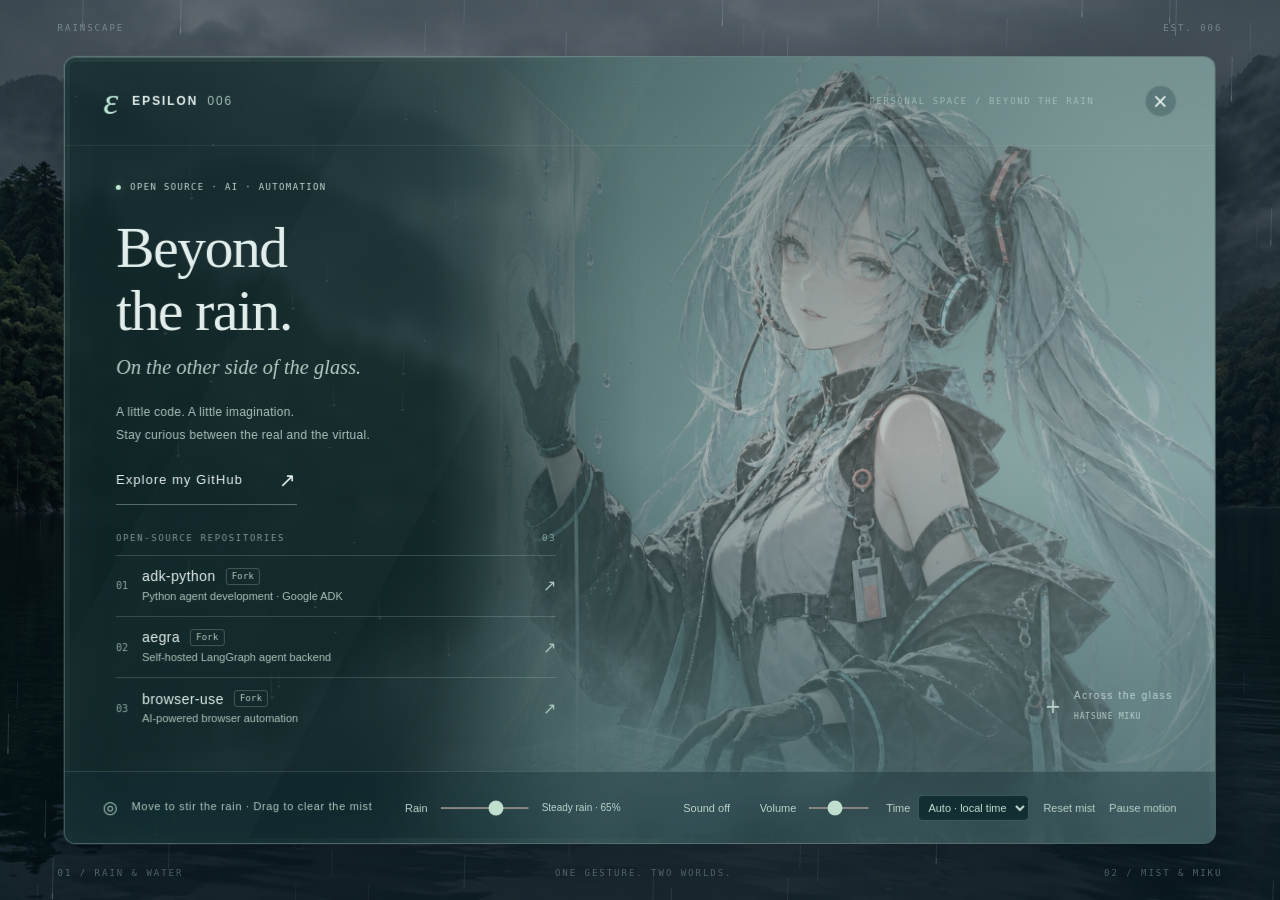
<file: index.html>
<!doctype html>
<html lang="en">
<head>
  <meta charset="utf-8"><meta name="viewport" content="width=device-width, initial-scale=1, viewport-fit=cover">
  <meta name="theme-color" content="#0c2024"><meta name="description" content="An interactive personal space by Epsilon006. Reach through rain and mist to the other side of the glass.">
  <title>Epsilon006 · Beyond the Rain</title>
  <link rel="canonical" href="https://epsilon006.github.io/">
  <link rel="icon" href="./favicon.svg" type="image/svg+xml"><link rel="stylesheet" href="./styles.css">
</head>
<body>
  <div class="landscape" aria-hidden="true"><img class="landscape-photo" src="./assets/misty-lake.png" alt="" fetchpriority="high"><div class="valley-haze"></div></div>
  <canvas id="weather" aria-hidden="true"></canvas>
  <div class="outer-label" aria-hidden="true"><span>RAINSCAPE</span><span>EST. 006</span></div>
  <main id="glass" class="glass" aria-label="Epsilon006 interactive glass homepage">
    <div class="art" aria-hidden="true"><img src="./assets/cyber-muse.png" alt=""><div class="art-shade"></div></div>
    <canvas id="pane-rain" aria-hidden="true"></canvas><canvas id="mist" aria-hidden="true"></canvas>
    <div class="scene-touch" aria-hidden="true"></div><div class="reflection" aria-hidden="true"></div>
    <header class="header">
      <a class="identity" href="https://github.com/Epsilon006"><span class="mark">ε</span><span>EPSILON<span class="identity-number">006</span></span></a>
      <span class="edition">PERSONAL SPACE / BEYOND THE RAIN</span>
      <button id="close" class="icon-button" aria-label="Close the glass homepage" title="Close the glass · Esc">×</button>
    </header>
    <div class="content">
      <div class="eyebrow"><span class="status-dot"></span> OPEN SOURCE · AI · AUTOMATION</div>
      <h1>Beyond<span>the rain.</span></h1>
      <p class="english-title">On the other side of the glass.</p>
      <p class="description">A little code. A little imagination.<br>Stay curious between the real and the virtual.</p>
      <a class="profile-link" href="https://github.com/Epsilon006">Explore my GitHub <span>↗</span></a>
      <nav class="projects" aria-label="Open-source repository forks">
        <p class="section-label">OPEN-SOURCE REPOSITORIES <span>03</span></p>
        <a href="https://github.com/Epsilon006/adk-python" target="_blank" rel="noreferrer"><span class="project-index">01</span><span class="project-detail"><strong>adk-python <span class="repo-kind">Fork</span></strong><small>Python agent development · Google ADK</small></span><span class="arrow">↗</span></a>
        <a href="https://github.com/Epsilon006/aegra" target="_blank" rel="noreferrer"><span class="project-index">02</span><span class="project-detail"><strong>aegra <span class="repo-kind">Fork</span></strong><small>Self-hosted LangGraph agent backend</small></span><span class="arrow">↗</span></a>
        <a href="https://github.com/Epsilon006/browser-use" target="_blank" rel="noreferrer"><span class="project-index">03</span><span class="project-detail"><strong>browser-use <span class="repo-kind">Fork</span></strong><small>AI-powered browser automation</small></span><span class="arrow">↗</span></a>
      </nav>
    </div>
    <div class="character-note" aria-hidden="true"><span class="tiny-cross">+</span><span>Across the glass<br><b>HATSUNE MIKU</b></span></div>
    <footer class="toolbar">
      <span class="hint"><span class="touch-symbol">◎</span> Move to stir the rain · Drag to clear the mist</span>
      <div class="controls"><span class="rain-control"><label for="rain">Rain</label><input id="rain" type="range" min="0" max="100" value="65" aria-label="Rain"><output id="rain-state" for="rain">Steady rain · 65%</output></span><button data-sound aria-pressed="false">Sound off</button><span class="volume-control"><label for="volume">Volume</label><input id="volume" type="range" min="0" max="100" value="40" aria-label="Sound volume"></span><label class="time-control">Time <select id="sound-time" aria-label="Sound time of day"><option value="auto">Auto · local time</option><option value="dawn">Dawn</option><option value="day">Day</option><option value="dusk">Dusk</option><option value="night">Night</option></select></label><button id="reset" title="Let the mist settle again">Reset mist</button><button id="pause" aria-pressed="false">Pause motion</button></div>
    </footer>
  </main>
  <div id="rest" class="rest" hidden><span class="rest-overline">ONLY THE RAIN REMAINS</span><p>Let the world fall quiet.</p><button id="reopen">Reopen the glass <span>↗</span></button><button data-sound aria-pressed="false">Sound off</button></div>
  <div class="outside-footer" aria-hidden="true"><span>01 / RAIN & WATER</span><span class="footer-center">ONE GESTURE. TWO WORLDS.</span><span>02 / MIST & MIKU</span></div>
  <div class="sr-only" role="status" id="announcement"></div>
  <script src="./weather-model.js"></script>
  <script src="./soundscape.js"></script>
  <script src="./app.js"></script>
</body>
</html>
</file>
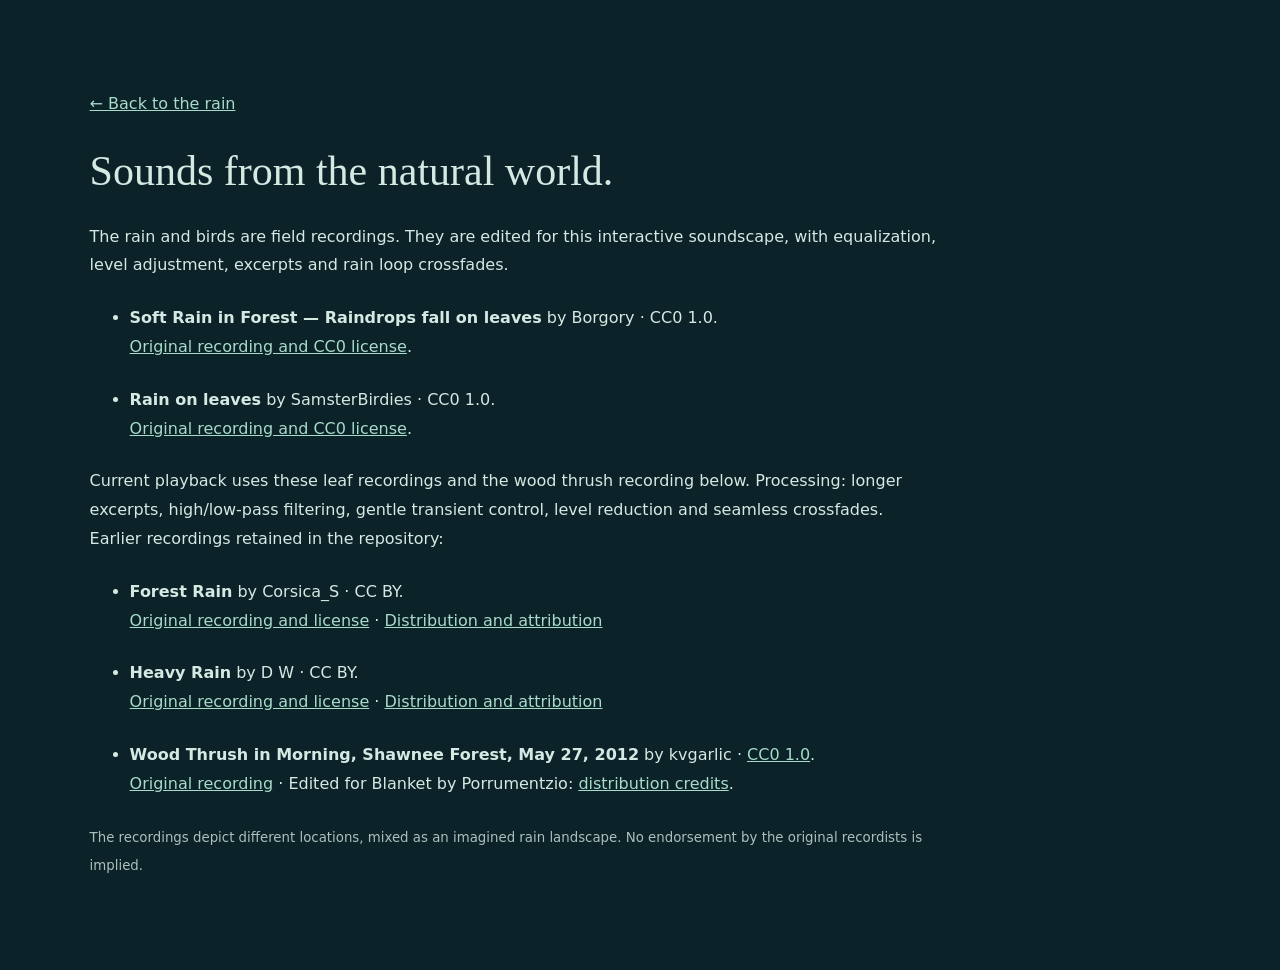
<file: audio-credits.html>
<!doctype html><html lang="en"><meta charset="utf-8"><meta name="viewport" content="width=device-width,initial-scale=1"><title>Sound credits · Epsilon006</title><style>body{margin:0;background:#0b2228;color:#d5e9e3;font:16px/1.8 system-ui;padding:clamp(24px,7vw,100px);max-width:850px}a{color:#a8dbc9}h1{font:42px Georgia}li{margin:24px 0}small{color:#aac0bc}</style><a href="./">← Back to the rain</a><h1>Sounds from the natural world.</h1><p>The rain and birds are field recordings. They are edited for this interactive soundscape, with equalization, level adjustment, excerpts and rain loop crossfades.</p><ul><li><strong>Soft Rain in Forest — Raindrops fall on leaves</strong> by Borgory · CC0 1.0.<br><a href="https://freesound.org/people/Borgory/sounds/678435/">Original recording and CC0 license</a>.</li><li><strong>Rain on leaves</strong> by SamsterBirdies · CC0 1.0.<br><a href="https://freesound.org/people/SamsterBirdies/sounds/584272/">Original recording and CC0 license</a>.</li></ul><p>Current playback uses these leaf recordings and the wood thrush recording below. Processing: longer excerpts, high/low-pass filtering, gentle transient control, level reduction and seamless crossfades. Earlier recordings retained in the repository:</p><ul><li><strong>Forest Rain</strong> by Corsica_S · CC BY.<br><a href="https://freesound.org/people/Corsica_S/sounds/169031/">Original recording and license</a> · <a href="https://github.com/Muges/ambientsounds">Distribution and attribution</a></li><li><strong>Heavy Rain</strong> by D W · CC BY.<br><a href="https://freesound.org/people/D%20W/sounds/136971/">Original recording and license</a> · <a href="https://github.com/Muges/ambientsounds">Distribution and attribution</a></li><li><strong>Wood Thrush in Morning, Shawnee Forest, May 27, 2012</strong> by kvgarlic · <a href="https://creativecommons.org/publicdomain/zero/1.0/">CC0 1.0</a>.<br><a href="https://freesound.org/people/kvgarlic/sounds/156826/">Original recording</a> · Edited for Blanket by Porrumentzio: <a href="https://github.com/rafaelmardojai/blanket/blob/master/SOUNDS_LICENSING.md">distribution credits</a>.</li></ul><small>The recordings depict different locations, mixed as an imagined rain landscape. No endorsement by the original recordists is implied.</small></html>
</file>
<file: styles.css>
:root{color-scheme:dark;--ink:#e2eeeb;--muted:#9fb8b8;--line:rgba(208,244,236,.18);--accent:#a3dfcc;--mx:0px;--my:0px;font-family:"Segoe UI","Microsoft YaHei",sans-serif;background:#0c2024;color:var(--ink)}
*{box-sizing:border-box}body{margin:0;min-height:100svh;padding:52px clamp(20px,4.5vw,76px);display:grid;place-items:center;overflow-x:hidden}button,a,input{-webkit-tap-highlight-color:transparent}a{color:inherit;text-decoration:none}button,input{font:inherit}button{cursor:pointer;color:inherit}button:focus-visible,a:focus-visible,input:focus-visible{outline:2px solid #c3f8e3;outline-offset:6px}button{border:0}button:disabled{cursor:default}.landscape{position:fixed;inset:0;overflow:hidden;background:radial-gradient(ellipse at 68% 15%,#74918f55,transparent 48%),linear-gradient(#142a30,#385655 54%,#102c31 55%,#091c22)}.landscape:after{content:"";position:absolute;inset:0;background:linear-gradient(90deg,#04141966,transparent 45%,#081b2233),radial-gradient(ellipse at 50% 45%,transparent 30%,#03131888)}.moon{position:absolute;left:69%;top:12%;width:85px;aspect-ratio:1;border-radius:50%;background:#cee5d366;filter:blur(9px);box-shadow:0 0 110px 60px #a2c7b324}.mountain{position:absolute;width:120%;height:35%;left:-10%;top:24%;background:#223f42;clip-path:polygon(0 86%,6% 70%,11% 76%,22% 30%,28% 48%,36% 4%,42% 42%,49% 30%,58% 73%,66% 36%,74% 57%,82% 17%,92% 63%,100% 41%,100% 100%,0 100%);filter:blur(3px)}.mountain-back{opacity:.45;transform:translateX(calc(var(--mx) * -.3))}.mountain-front{top:36%;height:23%;background:#173237;transform:scaleX(-1) translateX(calc(var(--mx) * .5));opacity:.6}.water{position:absolute;inset:56% 0 0;background:repeating-linear-gradient(178deg,transparent 0 16px,#a9d8c608 17px,transparent 18px 26px),radial-gradient(ellipse at 68% 0,#9abcb333,transparent 56%)}.shore{position:absolute;bottom:-5%;left:-10%;width:70%;height:25%;border-radius:50%;background:#06191f;filter:blur(20px)}#weather{position:fixed;inset:0;width:100%;height:100%;pointer-events:none;z-index:1}.outer-label,.outside-footer{position:absolute;left:4.5vw;right:4.5vw;display:flex;justify-content:space-between;font:9px/1.5 Consolas,monospace;letter-spacing:.22em;color:#a3c1be88}.outer-label{top:22px}.outside-footer{bottom:20px}.glass{position:relative;isolation:isolate;z-index:2;width:min(1320px,100%);min-height:680px;height:min(820px,calc(100svh - 104px));border:1px solid #d5f7ea55;border-radius:12px;overflow:hidden;background:linear-gradient(110deg,#11282adb,#1c39394d);box-shadow:0 35px 90px #020d1566,inset 0 0 0 5px #c5e8da08,inset 0 1px 0 #d9fff333;backdrop-filter:blur(7px);transition:opacity .65s,transform .85s cubic-bezier(.2,.7,.2,1),filter .65s;transform:perspective(1800px) rotateY(var(--ry,0deg)) rotateX(var(--rx,0deg))}.glass.closed{opacity:0;transform:perspective(1800px) translateY(70px) rotateX(8deg) scale(.93);filter:blur(12px);pointer-events:none}.art{position:absolute;inset:0 0 0 32%;z-index:-3;overflow:hidden;mask-image:linear-gradient(90deg,transparent,#000 27%);background:#759394}.art img{position:absolute;right:-3%;top:-7%;height:125%;width:100%;object-fit:cover;object-position:50% 24%;filter:saturate(.56) brightness(.8) contrast(.92);transform:translate(calc(var(--mx) * -.6),calc(var(--my) * -.5)) scale(1.035);will-change:transform}.art-shade{position:absolute;inset:0;background:linear-gradient(0deg,#092b32c9,transparent 50%,#0a222655),linear-gradient(90deg,#193a3b77,transparent 55%)}#mist{position:absolute;inset:0;width:100%;height:100%;z-index:-1;pointer-events:none}.reflection{position:absolute;inset:0;z-index:4;pointer-events:none;border:5px solid #d7f8e806;border-radius:inherit;background:linear-gradient(118deg,transparent 20%,#c6f4de05 20.1%,#e7fff505 38%,transparent 38.2%);box-shadow:inset 0 0 70px #d0fff008}.header{height:92px;padding:0 36px;display:flex;align-items:center;gap:24px;border-bottom:1px solid #d7f4e313;position:relative;z-index:5}.identity{display:flex;align-items:center;gap:12px;font-size:12px;letter-spacing:.16em;font-weight:600}.mark{font:italic 38px Georgia,serif;color:#bde5d7}.identity-number{color:#a6c1bc;margin-left:9px;font-weight:400}.edition{font:9px Consolas,monospace;letter-spacing:.18em;color:#c3dad099;margin-left:auto}.icon-button{display:grid;place-items:center;width:32px;height:32px;margin-left:26px;border:1px solid var(--line);border-radius:50%;background:#142d3144;font:25px/1 sans-serif}.icon-button:hover{background:#d4eee522}.content{position:relative;width:47%;max-width:550px;padding:48px 0 84px 56px}.eyebrow{font:9px Consolas,monospace;letter-spacing:.15em;color:#bdd5cd;display:flex;align-items:center;gap:9px}.status-dot{width:5px;height:5px;border-radius:50%;background:#bdebd3;box-shadow:0 0 12px #bdebd366}h1{font-family:"Noto Serif SC","Songti SC","SimSun",serif;font-weight:400;font-size:clamp(46px,4.7vw,72px);line-height:1.27;letter-spacing:.035em;margin:30px 0 5px}h1 span{display:block}.english-title{font:italic 24px/1.4 Georgia,serif;color:#b0c9c1;margin:8px 0 22px}.description{font-size:12px;color:#a8c1bb;line-height:2;letter-spacing:.09em;margin:0 0 24px}.profile-link{display:inline-flex;gap:36px;align-items:center;font-size:12px;letter-spacing:.08em;border-bottom:1px solid #aecfc46b;padding:0 0 12px}.profile-link:hover{color:#c9ffe5}.profile-link span{font-size:20px}.projects{max-width:340px;margin-top:34px}.section-label{display:flex;justify-content:space-between;font:8px Consolas,monospace;letter-spacing:.18em;color:#a9c5bd80;margin:0 0 12px}.projects a{display:flex;align-items:center;gap:18px;border-top:1px solid var(--line);padding:13px 0;transition:padding .2s,background .2s}.projects a:hover{padding-left:8px;background:#ccf9e307}.project-index{font:9px Consolas,monospace;color:#88a59f}.projects strong{display:block;font-size:12px;font-weight:500;letter-spacing:.03em}.projects small{display:block;font-size:9px;color:#8eaca4;margin-top:4px}.arrow{margin-left:auto;color:#a7c7bc;font-size:16px}.character-note{position:absolute;right:42px;bottom:125px;display:flex;align-items:center;gap:12px;color:#e5f7f0b3;font-size:10px;line-height:2;letter-spacing:.16em}.character-note b{font:8px Consolas,monospace;letter-spacing:.1em}.tiny-cross{font-size:25px;font-weight:200}.toolbar{position:absolute;bottom:0;left:0;right:0;height:65px;border-top:1px solid #c8e6de26;background:#0a252d52;backdrop-filter:blur(15px);display:flex;align-items:center;justify-content:space-between;gap:18px;padding:0 36px;z-index:5}.hint{font-size:10px;color:#aac5bd;letter-spacing:.06em;white-space:nowrap}.touch-symbol{font-size:17px;vertical-align:middle;margin-right:9px}.controls{display:flex;align-items:center;gap:16px;font-size:10px;color:#bbd1c9}.controls button{padding:7px 0;background:none;white-space:nowrap}.controls button:hover{color:white}.controls label{white-space:nowrap}input[type=range]{width:70px;height:2px;accent-color:#c0dfce;cursor:pointer}.rest{position:absolute;z-index:3;text-align:center}.rest-overline{font:9px Consolas,monospace;letter-spacing:.24em;color:#bbd2c5}.rest p{font:32px/1.5 "SimSun",serif;letter-spacing:.18em;margin:20px 0 34px}.rest button{background:#cbe5d50d;border:1px solid #cbe5d544;border-radius:30px;padding:13px 24px;font-size:12px;backdrop-filter:blur(12px)}.rest button span{margin-left:20px}.sr-only{position:absolute;width:1px;height:1px;overflow:hidden;clip-path:inset(50%)}[hidden]{display:none!important}
@media(min-width:1500px){.content{padding-top:65px}.projects{margin-top:40px}h1{font-size:76px}}
@media(max-height:850px) and (min-width:761px){.glass{min-height:650px}.content{padding-top:30px}h1{margin-top:22px;font-size:58px}.english-title{margin-bottom:16px}.description{margin-bottom:18px}.projects{margin-top:22px}.header{height:76px}.projects a{padding:10px 0}}
@media(max-width:1000px){.content{padding-left:34px;width:50%}.header{padding-inline:26px}.toolbar{padding-inline:26px}.hint{font-size:9px}.controls{gap:10px}.art{left:27%}.edition{display:none}}
@media(max-width:760px){body{padding:28px 12px 38px;display:block}.outer-label{display:none}.glass{min-height:840px;height:auto;border-radius:9px}.header{height:72px;padding:0 22px}.icon-button{margin-left:auto}.content{width:100%;padding:305px 25px 145px;max-width:none}.art{inset:30px 0 auto 0;height:540px;mask-image:linear-gradient(0deg,transparent,#000 35%);opacity:.84}.art img{height:130%;width:100%;right:0;top:-10%;object-position:50% 20%}.art-shade{background:linear-gradient(0deg,#102e31,transparent 85%)}h1{font-size:48px;line-height:1.2;margin-top:20px}h1 span{display:inline}.english-title{font-size:21px;margin:8px 0 16px}.description{font-size:11px;line-height:1.9}.eyebrow{font-size:8px;letter-spacing:.1em}.projects{max-width:none;margin-top:28px}.projects a{padding:14px 0}.character-note{top:285px;bottom:auto;right:22px;font-size:9px}.toolbar{height:108px;flex-direction:column;justify-content:center;align-items:flex-start;gap:14px;padding:0 25px}.controls{width:100%;justify-content:space-between}.hint{font-size:9px}.outside-footer{position:relative;left:0;right:0;bottom:auto;margin:18px 8px -18px;font-size:7px}.footer-center{display:none}.rest{position:fixed;top:42%;left:0;right:0}.rest p{font-size:25px}body.is-closed{min-height:100svh}.is-closed .glass{height:calc(100svh - 80px);min-height:0}.is-closed .outside-footer{position:fixed;bottom:18px;left:16px;right:16px}}
@media(prefers-reduced-motion:reduce){*,*:before,*:after{transition:none!important}.glass{transform:none!important}.art img{transform:none!important}}
/* Keep the complete profile above the controls on short laptop screens. */
.glass{user-select:none}.content,.header,.toolbar{z-index:3}.art img{top:0;height:115%;object-position:50% 0}.scene-touch{position:absolute;z-index:2;top:92px;bottom:65px;right:0;width:50%;touch-action:none;cursor:crosshair}.outside-footer{position:fixed}
@media(max-height:850px) and (min-width:761px){h1{font-size:52px;line-height:1.18;margin-top:20px}.english-title{font-size:22px;margin-bottom:14px}.description{margin-bottom:16px}.projects{margin-top:20px}.scene-touch{top:76px}}
@media(max-width:760px){.art img{height:130%;top:-10%;object-position:50% 20%}.scene-touch{top:72px;bottom:auto;height:245px;width:100%}.outside-footer{position:relative}.content{pointer-events:none}.content a{pointer-events:auto}.content .projects{pointer-events:auto}}
@media(max-height:850px) and (min-width:761px){body{padding-block:40px}.glass{min-height:630px;height:calc(100svh - 80px)}.outer-label{top:14px}.outside-footer{bottom:10px}}
@media(max-width:760px){#mist{mask-image:linear-gradient(0deg,transparent 38%,#000 70%)}.glass{transform:none}.hint{white-space:normal}}
#pane-rain{position:absolute;inset:0;width:100%;height:100%;z-index:0;pointer-events:none;opacity:.75;mask-image:linear-gradient(90deg,#000, #0009 38%,transparent 69%)}
@media(max-width:760px){#pane-rain{mask-image:linear-gradient(0deg,transparent 30%,#0007 75%)}}

/* English typography and mobile headline wrapping. */
h1,.rest p{font-family:Georgia,"Times New Roman",serif;letter-spacing:-.025em}.description{letter-spacing:.025em}.rest p{letter-spacing:.01em}
@media(max-width:760px){h1 span{display:block}.hint{font-size:8px;letter-spacing:0}.controls{gap:10px;font-size:9px}.controls input[type=range]{width:55px}.english-title{font-size:19px}}

/* Repository labels reflect the current public forks. */
.project-detail{min-width:0}.projects strong{display:flex;align-items:center;gap:10px}.repo-kind{font:8px/1.2 Consolas,monospace;letter-spacing:.02em;border:1px solid #b8d9c944;border-radius:3px;padding:2px 5px;color:#aecabd}.projects small{line-height:1.4}.projects a{gap:14px}
@media(max-height:850px) and (min-width:761px){.content{padding-top:22px}h1{margin-top:16px}.english-title{margin-bottom:10px}.description{margin-bottom:12px}.profile-link{padding-bottom:8px}.projects{margin-top:14px}.projects a{padding:7px 0}}

/* Flow layout: the controls own a row and can never cover profile content. */
body{padding:56px clamp(24px,5vw,100px)}
.glass{display:flex;flex-direction:column;width:min(1680px,100%);height:auto;min-height:min(960px,calc(100svh - 112px))}
.header{height:auto;min-height:88px;flex:0 0 auto;padding:22px clamp(28px,3vw,52px)}
.content{flex:1 0 auto;width:48%;max-width:none;padding:36px 0 32px clamp(34px,4vw,72px)}
h1{font-size:clamp(52px,4.5vw,76px);line-height:1.1;margin:24px 0 5px}
.english-title{font-size:clamp(20px,1.6vw,26px);margin:10px 0 20px}
.description{font-size:clamp(12px,.9vw,15px);line-height:1.85;margin:0 0 22px}
.profile-link{font-size:13px;padding-bottom:12px}
.projects{width:100%;max-width:440px;margin-top:28px}
.section-label{font-size:9px;color:#a9c5bdb3}
.projects a{padding:12px 0}
.projects strong{font-size:14px}
.projects small{font-size:11px;color:#a6c1b7}
.project-index{font-size:10px}
.repo-kind{font-size:9px}
.toolbar{position:relative;inset:auto;flex:0 0 auto;height:auto;min-height:72px;padding:18px clamp(28px,3vw,52px);flex-wrap:wrap;row-gap:12px}
.hint{font-size:11px;white-space:normal}
.controls{font-size:11px;gap:16px;flex-wrap:wrap}
.character-note{bottom:112px}
.scene-touch{top:88px;bottom:80px}
@media(min-width:1800px){.identity{font-size:14px}.edition,.eyebrow{font-size:11px}.projects strong{font-size:16px}.projects small{font-size:12px}.section-label{font-size:10px}.profile-link{font-size:15px}.hint,.controls{font-size:12px}}
@media(max-height:800px) and (min-width:761px){body{padding-block:32px}.glass{min-height:calc(100svh - 64px)}.header{min-height:72px;padding-block:16px}.content{padding-top:22px;padding-bottom:24px}h1{font-size:52px;margin-top:16px}.english-title{font-size:21px;margin-bottom:14px}.description{font-size:12px;margin-bottom:14px}.projects{margin-top:20px}.projects a{padding:9px 0}.projects strong{font-size:13px}.projects small{font-size:10px}.toolbar{min-height:64px;padding-block:14px}.scene-touch{top:72px;bottom:72px}}
@media(min-width:761px) and (max-width:1000px){.content{width:55%;padding-left:30px;padding-right:20px}.toolbar{column-gap:16px}.hint,.controls{font-size:10px}.controls{gap:12px}}
@media(max-width:760px){body{padding:28px 12px 38px}.glass{height:auto;min-height:0}.header{min-height:72px;padding:18px 22px}.content{width:100%;padding:305px 25px 32px;flex:0 0 auto}h1{font-size:48px;margin-top:20px}.english-title{font-size:19px;margin:10px 0 16px}.description{font-size:12px;margin-bottom:22px}.projects{margin-top:28px;max-width:none}.projects a{padding:14px 0}.projects strong{font-size:14px}.projects small{font-size:11px}.toolbar{min-height:108px;padding:20px 25px;gap:14px;align-items:flex-start}.hint{font-size:9px}.controls{font-size:10px;gap:10px;width:100%;justify-content:space-between}.controls input[type=range]{width:55px}.character-note{top:285px;bottom:auto}.scene-touch{top:72px;bottom:auto}.is-closed .glass{height:calc(100svh - 80px);min-height:0}}

/* A photographic valley behind the animated weather and close glass droplets. */
.landscape{background:#10272e}.landscape-photo{position:absolute;inset:0;width:100%;height:100%;object-fit:cover;object-position:50% 50%;filter:brightness(.72) saturate(.72)}.landscape:after{background:linear-gradient(0deg,#05141d44,transparent 60%),radial-gradient(ellipse at 50% 45%,transparent 35%,#03131866)}.valley-haze{position:absolute;inset:25% -10% 35%;background:radial-gradient(ellipse at 45% 55%,#acced210,transparent 62%);filter:blur(24px);transform:translateX(calc(var(--mx) * .4))}.rest{text-shadow:0 2px 18px #031018}.rest button{background:#09202999}#pane-rain{opacity:.85;mask-image:linear-gradient(90deg,#000,#000a 55%,#0007)}
@media(max-width:760px){#pane-rain{mask-image:linear-gradient(0deg,transparent 30%,#000a 75%)}}
[data-sound][aria-pressed="true"]{color:#c8f4df}.rest [data-sound]{margin-left:12px}

.rain-control,.volume-control{display:inline-flex;align-items:center;gap:10px}.controls{column-gap:14px;row-gap:14px}.controls #rain{width:90px}.controls #volume{width:62px}#rain-state{min-width:112px;font-size:10px;color:#b9d4cf}.audio-credit{font-size:10px;color:#9ab9b4;text-underline-offset:4px}.toolbar{gap:18px}.controls{justify-content:flex-start}.rain-control{flex-wrap:wrap}.controls button{min-height:28px}@media(max-width:760px){.rain-control{width:100%}.controls #rain{flex:1;width:80px}.volume-control{flex:1}.controls #volume{width:70px}.controls{gap:12px}.toolbar{padding:20px 25px}}

.time-control{display:inline-flex;align-items:center;gap:8px}.time-control select{color:#c3dcd4;background:#122e32;border:1px solid #73988c66;border-radius:5px;padding:5px;font:inherit;max-width:140px}.controls [data-sound]{min-width:78px}@media(max-width:760px){.time-control{flex-basis:100%}}
</file>
